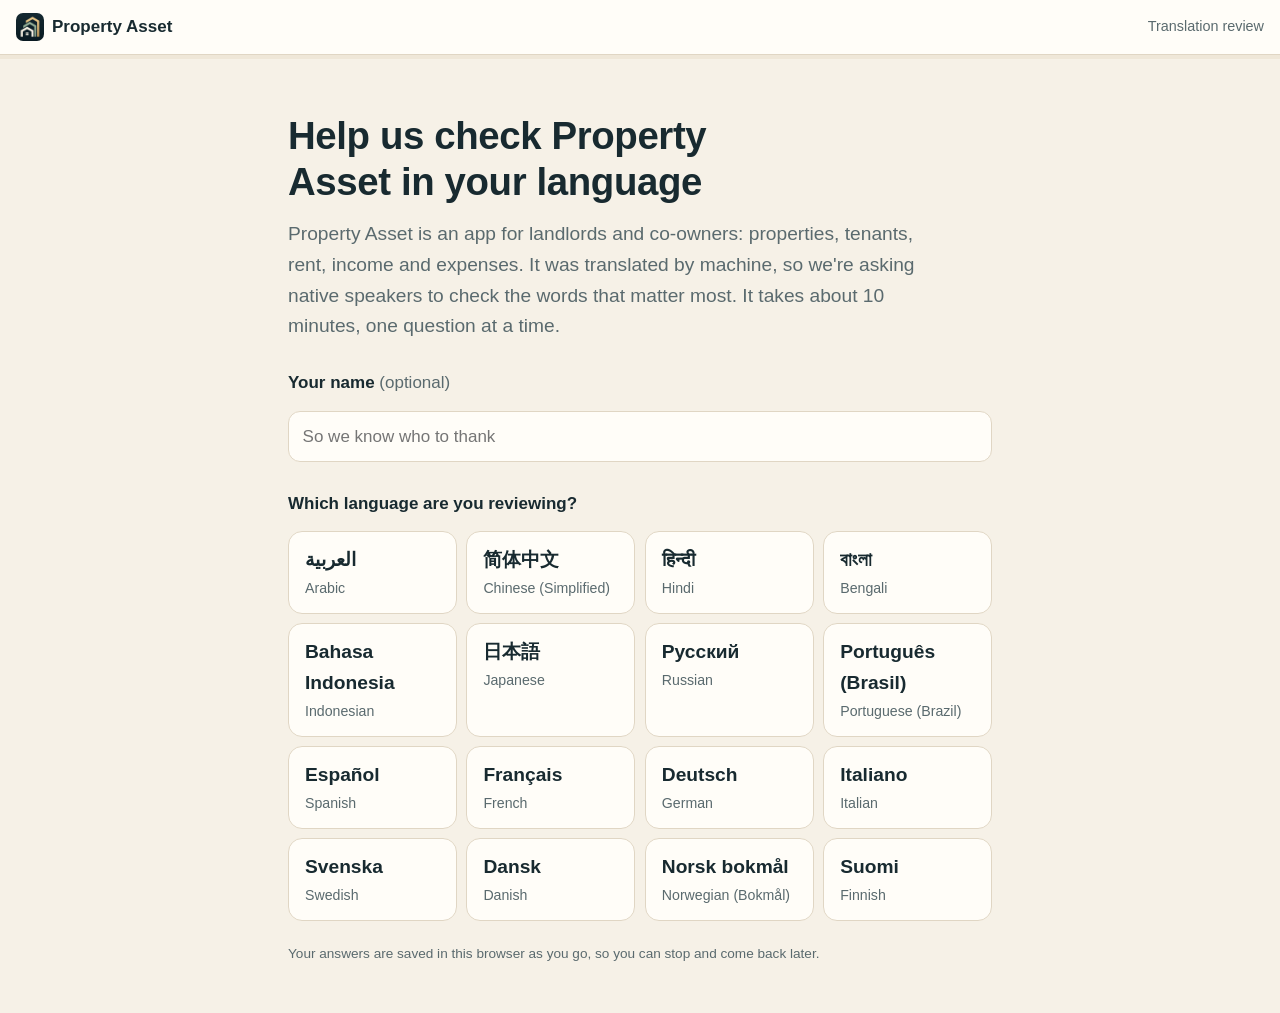
<file: review/index.html>
<!doctype html>
<html lang="en" dir="ltr">
<head>
<meta charset="utf-8">
<meta name="viewport" content="width=device-width, initial-scale=1, viewport-fit=cover">
<meta name="robots" content="noindex, nofollow">
<title>Translation Review · Property Asset</title>
<link rel="icon" type="image/png" href="../assets/images/favicon.png">
<link rel="stylesheet" href="../assets/site.css">
<link rel="stylesheet" href="review.css">
<script src="review.js" defer></script>
</head>
<body>
<header class="bar">
  <span class="brand"><img src="../assets/images/favicon.png" alt="" width="28" height="28"> Property Asset</span>
  <span class="bar-title">Translation review</span>
</header>

<div class="progress" aria-hidden="true"><span id="progress-fill"></span></div>

<main id="app" class="stage" aria-live="polite">
  <!-- Start -->
  <section class="screen" id="screen-start">
    <h1>Help us check Property Asset in your language</h1>
    <p class="lede">Property Asset is an app for landlords and co-owners: properties, tenants, rent, income and
      expenses. It was translated by machine, so we're asking native speakers to check the words that matter most.
      It takes about 10 minutes, one question at a time.</p>
    <label class="field" for="reviewer">Your name <span class="optional">(optional)</span></label>
    <input id="reviewer" type="text" autocomplete="name" placeholder="So we know who to thank">
    <p class="field">Which language are you reviewing?</p>
    <div class="langs" id="langs"></div>
    <p class="fine">Your answers are saved in this browser as you go, so you can stop and come back later.</p>
  </section>

  <!-- One item -->
  <section class="screen" id="screen-item" hidden>
    <p class="step"><span id="item-group"></span> <span id="item-count"></span></p>
    <div class="source">
      <span class="tag" id="item-where"></span>
      <p class="label">English</p>
      <p class="english" id="item-english"></p>
    </div>
    <p class="label">Current translation</p>
    <p class="current" id="item-current"></p>
    <p class="note" id="item-note"></p>

    <div class="choices" role="group" aria-label="Your answer">
      <button type="button" class="choice" data-status="ok"><kbd>1</kbd> Looks right</button>
      <button type="button" class="choice" data-status="change"><kbd>2</kbd> Suggest a change</button>
      <button type="button" class="choice" data-status="unsure"><kbd>3</kbd> Not sure</button>
    </div>

    <div class="edit" id="item-edit" hidden>
      <label class="label" for="suggestion">Your version</label>
      <textarea id="suggestion" rows="3"></textarea>
      <p class="warn" id="placeholder-warn" hidden></p>
    </div>
    <div class="comment" id="item-comment" hidden>
      <label class="label" for="comment">Comment <span class="optional">(optional)</span></label>
      <input id="comment" type="text" placeholder="Why, or what you'd suggest instead">
    </div>

    <div class="nav">
      <button type="button" class="link" id="back">← Back</button>
      <button type="button" class="primary" id="next" disabled>Continue <kbd>Enter ↵</kbd></button>
    </div>
  </section>

  <!-- Anything else -->
  <section class="screen" id="screen-other" hidden>
    <h2>Anything else?</h2>
    <p class="lede">Have a look at the website in your language, with screenshots of the app:
      <a id="site-link" target="_blank" rel="noopener">open it in a new tab</a>. If anything reads wrong, note it here.</p>
    <label class="label" for="other">Other feedback <span class="optional">(optional)</span></label>
    <textarea id="other" rows="6" placeholder="For example: the word for “Dashboard” on the second screenshot sounds too technical."></textarea>
    <div class="nav">
      <button type="button" class="link" id="other-back">← Back</button>
      <button type="button" class="primary" id="other-next">Review and send</button>
    </div>
  </section>

  <!-- Send -->
  <section class="screen" id="screen-send" hidden>
    <h2>Thank you! Last step: send your answers</h2>
    <p class="lede" id="summary"></p>
    <div class="send">
      <div class="send-option">
        <h3>With a GitHub account</h3>
        <p>Opens a new issue with your answers filled in. Press <strong>Submit new issue</strong> there.</p>
        <a class="primary" id="send-github" target="_blank" rel="noopener" href="#">Open a GitHub issue</a>
      </div>
      <div class="send-option">
        <h3>Without one</h3>
        <p>Copy your answers and send them to the person who asked you to review, by email or message.</p>
        <button type="button" class="primary" id="send-copy">Copy answers</button>
      </div>
    </div>
    <p class="status" id="send-status" role="status"></p>
    <details>
      <summary>See your answers as text</summary>
      <textarea id="answers-text" rows="12" readonly></textarea>
    </details>
    <h3>Change an answer</h3>
    <ol class="review-list" id="review-list"></ol>
    <button type="button" class="link" id="restart">Review another language</button>
  </section>

  <noscript><p class="lede">This review needs JavaScript. Please turn it on, or ask for the list by email.</p></noscript>
</main>
</body>
</html>
</file>
<file: assets/site.css>
/* Property Asset website. Colors follow the app icon: deep teal, gold, sage and cream. */
:root {
  --bg: #f6f1e7; --surface: #fffdf8; --surface-2: #efe7d8; --text: #182a30; --muted: #5a6a6e;
  --line: #e0d6c4; --accent: #7a5c2e; --accent-strong: #5f4621; --gold: #c99a5b; --sage: #7f9c86;
  --on-accent: #fffdf8; --shadow: 0 1px 2px rgb(24 42 48 / 6%), 0 12px 32px rgb(24 42 48 / 8%);
  --radius: 18px; color-scheme: light;
}
@media (prefers-color-scheme: dark) {
  :root:not([data-theme="light"]) {
    --bg: #121e22; --surface: #1a2a2f; --surface-2: #213439; --text: #f5efe2; --muted: #a9b5b2;
    --line: #2c4248; --accent: #e3c48a; --accent-strong: #f0d6a4; --gold: #e3c48a; --sage: #9dbaa3;
    --on-accent: #121e22; --shadow: 0 1px 2px rgb(0 0 0 / 30%), 0 12px 32px rgb(0 0 0 / 30%); color-scheme: dark;
  }
}
:root[data-theme="dark"] {
  --bg: #121e22; --surface: #1a2a2f; --surface-2: #213439; --text: #f5efe2; --muted: #a9b5b2;
  --line: #2c4248; --accent: #e3c48a; --accent-strong: #f0d6a4; --gold: #e3c48a; --sage: #9dbaa3;
  --on-accent: #121e22; --shadow: 0 1px 2px rgb(0 0 0 / 30%), 0 12px 32px rgb(0 0 0 / 30%); color-scheme: dark;
}

* { box-sizing: border-box; }
html { -webkit-text-size-adjust: 100%; scroll-behavior: smooth; }
@media (prefers-reduced-motion: reduce) { html { scroll-behavior: auto; } }
body {
  margin: 0; background: var(--bg); color: var(--text);
  font: 17px/1.6 -apple-system, BlinkMacSystemFont, "SF Pro Text", "Segoe UI", Roboto, Helvetica, Arial, sans-serif;
  overflow-wrap: break-word;
}
img { max-width: 100%; height: auto; display: block; }
a { color: var(--accent); text-underline-offset: 2px; }
a:hover { color: var(--accent-strong); }
:focus-visible { outline: 3px solid var(--gold); outline-offset: 2px; border-radius: 4px; }
h1, h2, h3 { line-height: 1.2; letter-spacing: -0.01em; text-wrap: balance; }
h1 { font-size: clamp(2rem, 5vw, 3.25rem); margin: 0 0 1rem; }
h2 { font-size: clamp(1.5rem, 3.4vw, 2.1rem); }
h3 { font-size: 1.1rem; margin: 1.5rem 0 .4rem; }
.wrap { max-width: 72rem; margin: 0 auto; padding: 0 16px; }
@media (min-width: 640px) { .wrap { padding: 0 24px; } }
.narrow { max-width: 46rem; }
.center { text-align: center; }
/* Hidden above the page (not to one side, which scrolls sideways in right-to-left pages) until focused. */
.skip { position: absolute; inset-inline-start: 1rem; top: -999px; background: var(--surface); padding: .5rem 1rem; z-index: 10; }
.skip:focus { top: 1rem; }

/* Header and footer */
.site-header { position: sticky; top: 0; z-index: 5; background: color-mix(in srgb, var(--bg) 88%, transparent);
  backdrop-filter: saturate(1.4) blur(12px); -webkit-backdrop-filter: saturate(1.4) blur(12px); border-bottom: 1px solid var(--line); }
.site-header .wrap { display: flex; align-items: center; gap: 1rem; min-height: 60px; flex-wrap: wrap; }
.brand { display: flex; align-items: center; gap: .6rem; font-weight: 650; color: var(--text); text-decoration: none; margin-inline-end: auto; }
.brand img { border-radius: 8px; }
.site-header nav { display: flex; gap: 1.1rem; flex-wrap: wrap; font-size: .95rem; }
.site-header nav a { color: var(--muted); text-decoration: none; }
.site-header nav a:hover, .site-header nav a[aria-current="page"] { color: var(--text); }
@media (max-width: 520px) { .site-header nav .optional { display: none; } }
.site-footer { border-top: 1px solid var(--line); padding: 2.5rem 0 3rem; color: var(--muted); font-size: .92rem; }
.site-footer nav { display: flex; gap: 1.25rem; flex-wrap: wrap; margin: .75rem 0; }
.site-footer a { color: var(--muted); }
.brand-line { display: flex; align-items: center; gap: .5rem; font-weight: 650; color: var(--text); margin: 0; }
.brand-line img { border-radius: 6px; }
.fine { font-size: .82rem; margin: 0; }

/* Buttons */
.button { display: inline-flex; align-items: center; gap: .5rem; padding: .8rem 1.3rem; border-radius: 999px;
  background: var(--accent); color: var(--on-accent); font-weight: 600; text-decoration: none; border: 1px solid transparent; }
.button:hover { background: var(--accent-strong); color: var(--on-accent); }
.button.secondary { background: transparent; color: var(--text); border-color: var(--line); }
.button.secondary:hover { background: var(--surface-2); color: var(--text); }
.button.disabled { background: var(--surface-2); color: var(--muted); cursor: default; }

/* Hero */
.hero { padding: 3rem 0 4rem; background:
  radial-gradient(60rem 30rem at 85% 0%, color-mix(in srgb, var(--gold) 18%, transparent), transparent 70%),
  radial-gradient(40rem 24rem at 0% 100%, color-mix(in srgb, var(--sage) 16%, transparent), transparent 70%); }
.hero-grid { display: grid; gap: 3rem; align-items: center; }
@media (min-width: 880px) { .hero-grid { grid-template-columns: 1.15fr .85fr; } .hero { padding: 5rem 0 6rem; } }
.hero-icon { width: 88px; height: 88px; border-radius: 22px; box-shadow: var(--shadow); margin-bottom: 1.5rem; }
.lede { font-size: 1.2rem; color: var(--muted); max-width: 36rem; }
.cta { display: flex; gap: .75rem; flex-wrap: wrap; margin: 1.75rem 0 1rem; }
.platforms { color: var(--muted); font-size: .92rem; margin: 0; }
.hero-shot { justify-self: center; width: min(320px, 80vw); }

/* Phone frame around screenshots */
.phone { border-radius: 42px; padding: 10px; background: #0d1518; box-shadow: var(--shadow), inset 0 0 0 1px rgb(255 255 255 / 8%); }
.phone img { border-radius: 33px; aspect-ratio: 719 / 1560; width: 100%; }

/* iPad frame and Mac window around landscape iPad captures */
.ipad { border-radius: clamp(14px, 2.4vw, 30px); padding: clamp(6px, 1.1vw, 13px); background: #0d1518;
  box-shadow: var(--shadow), inset 0 0 0 1px rgb(255 255 255 / 8%); }
.ipad img { border-radius: clamp(8px, 1.4vw, 18px); aspect-ratio: 1600 / 1103; width: 100%; }
.mac { border-radius: 12px; overflow: hidden; background: var(--surface); border: 1px solid var(--line); box-shadow: var(--shadow); }
.mac-bar { height: 30px; display: flex; align-items: center; gap: 7px; padding: 0 12px; background: var(--surface-2); border-bottom: 1px solid var(--line); }
.mac-bar i { width: 11px; height: 11px; border-radius: 50%; }
.mac-bar i:nth-child(1) { background: #ee6a5f; } .mac-bar i:nth-child(2) { background: #f5bd4f; } .mac-bar i:nth-child(3) { background: #61c454; }
.mac-bar span { margin: 0 auto; transform: translateX(-20px); font-size: .75rem; font-weight: 600; color: var(--muted); }
.mac-screen { aspect-ratio: 1600 / 1065; overflow: hidden; }
.mac-screen img { width: 100%; height: 100%; object-fit: cover; object-position: bottom; }
.split-devices { display: grid; gap: 2.5rem; align-items: center; }
.split-devices .section-lede { margin-bottom: 1.25rem; }
/* The device collage (and the Mac window's controls) keep their left-to-right layout in right-to-left languages. */
.devices, .mac { direction: ltr; }
.devices { display: grid; gap: 1.5rem; }
@media (min-width: 900px) {
  .split-devices { grid-template-columns: 1fr 1.6fr; gap: 3rem; }
  .devices { display: block; position: relative; padding-bottom: 12%; }
  .devices .mac { position: absolute; width: 58%; left: -6%; bottom: 0; }
}

/* Sections */
.section { padding: 4.5rem 0; }
.section.alt { background: var(--surface-2); }
.section-title { margin: 0 0 .75rem; }
.section-lede { color: var(--muted); font-size: 1.1rem; max-width: 44rem; margin: 0 0 2.5rem; }
.features { display: grid; gap: 1rem; grid-template-columns: repeat(auto-fill, minmax(min(100%, 15.5rem), 1fr)); }
.feature { background: var(--surface); border: 1px solid var(--line); border-radius: var(--radius); padding: 1.4rem 1.4rem 1.2rem; }
.feature h3 { margin: .6rem 0 .35rem; }
.feature p { margin: 0; color: var(--muted); font-size: .97rem; }
.feature-icon { display: inline-grid; place-items: center; width: 48px; height: 48px; border-radius: 14px;
  color: var(--accent); background: color-mix(in srgb, var(--gold) 16%, transparent); }
.gallery { display: grid; gap: 2rem; grid-template-columns: repeat(auto-fit, minmax(min(100%, 15rem), 1fr)); margin-top: 2rem; }
.gallery figure { margin: 0; max-width: 300px; justify-self: center; width: 100%; }
.gallery figcaption { text-align: center; color: var(--muted); margin-top: 1rem; font-size: .95rem; }
.split { display: grid; gap: 2.5rem; align-items: center; }
@media (min-width: 800px) { .split { grid-template-columns: 1.3fr 1fr; } }
.checks { list-style: none; padding: 0; margin: 1.25rem 0; }
.checks li { padding-inline-start: 2rem; position: relative; margin: .7rem 0; }
.checks li::before { content: "✓"; position: absolute; inset-inline-start: 0; top: 0; width: 1.4rem; height: 1.4rem; border-radius: 50%;
  background: color-mix(in srgb, var(--sage) 30%, transparent); color: var(--text); font-size: .8rem; display: grid; place-items: center; font-weight: 700; }
.price-card { background: var(--surface); border: 1px solid var(--line); border-radius: var(--radius); padding: 2rem; box-shadow: var(--shadow); }
.price-label { margin: 0; color: var(--muted); text-transform: uppercase; letter-spacing: .08em; font-size: .8rem; font-weight: 600; }
.price { font-size: 3rem; font-weight: 700; margin: .25rem 0 .5rem; color: var(--accent); line-height: 1; }
details { background: var(--surface); border: 1px solid var(--line); border-radius: 14px; padding: 0 1.2rem; margin: .75rem 0; }
summary { cursor: pointer; padding: 1rem 0; font-weight: 600; }
details p { margin: 0 0 1rem; color: var(--muted); }

/* Content pages (support, legal) */
.page { padding: 3rem 0 4rem; }
.page h2 { font-size: 1.4rem; margin: 2.5rem 0 .5rem; }
.contact { background: var(--surface); border: 1px solid var(--line); border-radius: var(--radius); padding: 1.25rem 1.4rem; margin: 1.5rem 0; }
.contact p { margin: .25rem 0; }
.legal blockquote { margin: 1.25rem 0; padding: .9rem 1.1rem; background: var(--surface); border-inline-start: 4px solid var(--gold); border-radius: 10px; }
.legal blockquote p { margin: 0; }
.table { overflow-x: auto; margin: 1rem 0; border: 1px solid var(--line); border-radius: 12px; background: var(--surface); }
table { border-collapse: collapse; width: 100%; font-size: .94rem; }
th, td { text-align: start; vertical-align: top; padding: .6rem .75rem; border-bottom: 1px solid var(--line); }
tr:last-child td { border-bottom: 0; }
th { background: var(--surface-2); }
hr { border: 0; border-top: 1px solid var(--line); margin: 2rem 0; }
.toc { background: var(--surface); border: 1px solid var(--line); border-radius: 14px; padding: .75rem 1.2rem; margin: 1.5rem 0 2rem; font-size: .95rem; }
.toc ol { margin: .5rem 0; padding-inline-start: 1.3rem; columns: 2 16rem; }

/* Language menu (a <details> disclosure, so it works without JavaScript) */
.lang-menu { position: relative; }
.lang-menu summary { list-style: none; display: flex; align-items: center; gap: .3rem; cursor: pointer;
  color: var(--muted); font-size: .9rem; min-height: 44px; padding: 0 .2rem; border-radius: 8px; }
.lang-menu summary::-webkit-details-marker { display: none; }
.lang-menu summary:hover, .lang-menu[open] summary { color: var(--text); }
.lang-menu summary:focus-visible { outline: 2px solid var(--accent); outline-offset: 2px; }
.lang-menu summary::after { content: ""; width: .4em; height: .4em; border: solid currentColor; border-width: 0 1.5px 1.5px 0;
  transform: rotate(45deg) translateY(-2px); margin-inline-start: .1rem; }
.lang-menu ul { position: absolute; inset-inline-end: 0; top: calc(100% + .25rem); z-index: 10; min-width: 12rem; margin: 0; padding: .35rem;
  list-style: none; background: var(--surface); border: 1px solid var(--line); border-radius: 12px; box-shadow: var(--shadow); }
.site-header .lang-menu ul a { display: block; padding: .55rem .75rem; border-radius: 8px; color: var(--text); }
.site-header .lang-menu ul a:hover { background: var(--surface-2); }
.site-header .lang-menu ul a[aria-current="true"] { color: var(--accent); font-weight: 600; }
.site-header .lang-menu ul a[aria-current="true"]::after { content: " ✓"; }
.site-header nav { align-items: center; }
.notice { background: var(--surface-2); border-radius: 12px; padding: .75rem 1rem; color: var(--muted); }
</file>
<file: review/review.css>
/* Translation review: one question at a time, on the site's colors (assets/site.css tokens). */
body { min-height: 100vh; display: flex; flex-direction: column; }
[hidden] { display: none !important; }

.bar { display: flex; align-items: center; justify-content: space-between; gap: 1rem;
  padding-block: calc(.8rem + env(safe-area-inset-top, 0px)) .8rem;
  padding-left: max(16px, env(safe-area-inset-left, 0px)); padding-right: max(16px, env(safe-area-inset-right, 0px));
  border-bottom: 1px solid var(--line); background: var(--surface); }
.brand { display: flex; align-items: center; gap: .5rem; font-weight: 650; }
.brand img { border-radius: 7px; }
.bar-title { color: var(--muted); font-size: .9rem; }

.progress { height: 4px; background: var(--surface-2); }
.progress span { display: block; height: 100%; width: 0; background: var(--gold); transition: width .3s ease; }

.stage { flex: 1; width: 100%; max-width: 46rem; margin: 0 auto;
  padding-block: clamp(1.5rem, 6vh, 4rem) calc(3rem + env(safe-area-inset-bottom, 0px));
  padding-left: max(16px, env(safe-area-inset-left, 0px)); padding-right: max(16px, env(safe-area-inset-right, 0px)); }
.screen { display: flex; flex-direction: column; gap: .9rem; animation: rise .25s ease both; }
@keyframes rise { from { opacity: .4; transform: translateY(8px); } }
@media (prefers-reduced-motion: reduce) { .screen { animation: none; } .progress span { transition: none; } }

h1 { font-size: clamp(1.7rem, 4.5vw, 2.4rem); margin: 0; }
h2 { margin: 0; }
h3 { margin: 0 0 .3rem; }
.lede { color: var(--muted); margin: 0; max-width: 62ch; }
.fine { color: var(--muted); font-size: .85rem; margin: .5rem 0 0; }
.optional { color: var(--muted); font-weight: 400; }
.field { font-weight: 600; margin: .8rem 0 0; }

input[type="text"], textarea { width: 100%; font: inherit; color: var(--text); background: var(--surface);
  border: 1px solid var(--line); border-radius: 12px; padding: .7rem .85rem; }
textarea { resize: vertical; line-height: 1.5; }
input:focus, textarea:focus { outline: 3px solid var(--gold); outline-offset: 1px; border-color: transparent; }

.langs { display: grid; grid-template-columns: repeat(auto-fill, minmax(10.5rem, 1fr)); gap: .6rem; }
.lang-btn { display: flex; flex-direction: column; align-items: flex-start; gap: .1rem; text-align: start;
  font: inherit; color: var(--text); background: var(--surface); border: 1px solid var(--line);
  border-radius: 14px; padding: .8rem 1rem; cursor: pointer; }
.lang-btn:hover { border-color: var(--accent); }
.lang-btn .native { font-size: 1.2rem; font-weight: 600; }
.lang-btn small { color: var(--muted); }
.lang-btn .resume { color: var(--accent); font-size: .78rem; font-weight: 600; }

.step { color: var(--accent); font-weight: 600; font-size: .85rem; letter-spacing: .04em; text-transform: uppercase; margin: 0; }
.source { position: relative; background: var(--surface-2); border-radius: 14px; padding: .9rem 1rem; }
.tag { position: absolute; top: .8rem; inset-inline-end: .9rem; font-size: .7rem; font-weight: 600; letter-spacing: .05em;
  text-transform: uppercase; color: var(--muted); }
.label { font-size: .78rem; font-weight: 600; letter-spacing: .05em; text-transform: uppercase; color: var(--muted); margin: 0; }
.english { font-family: ui-monospace, "SF Mono", Menlo, monospace; font-size: 1rem; margin: .25rem 0 0; overflow-wrap: anywhere; }
.current { font-size: clamp(1.35rem, 3.6vw, 1.75rem); line-height: 1.4; margin: 0; white-space: pre-line; overflow-wrap: anywhere; }
.note { background: var(--surface); border: 1px solid var(--line); border-radius: 12px; padding: .7rem .9rem; margin: 0; }
.note:empty { display: none; }

.choices { display: flex; flex-wrap: wrap; gap: .6rem; margin-top: .3rem; }
.choice { flex: 1 1 10rem; font: inherit; font-weight: 600; color: var(--text); background: var(--surface);
  border: 2px solid var(--line); border-radius: 14px; padding: .85rem 1rem; cursor: pointer; text-align: start; }
.choice:hover { border-color: var(--accent); }
.choice[aria-pressed="true"] { border-color: var(--accent); background: var(--surface-2); }
kbd { font: 600 .72rem ui-monospace, Menlo, monospace; border: 1px solid var(--line); border-radius: 5px;
  padding: .05rem .35rem; margin-inline-end: .35rem; color: var(--muted); }
.primary kbd { border-color: currentColor; color: inherit; opacity: .7; margin: 0 0 0 .4rem; }
@media (hover: none) { kbd { display: none; } }
.warn { color: #b4451f; margin: 0; font-size: .9rem; }

.nav { display: flex; justify-content: space-between; align-items: center; gap: 1rem; margin-top: .8rem; }
.primary { display: inline-flex; align-items: center; justify-content: center; font: inherit; font-weight: 600;
  color: var(--on-accent); background: var(--accent); border: 0; border-radius: 999px; padding: .75rem 1.4rem;
  cursor: pointer; text-decoration: none; }
.primary:hover { background: var(--accent-strong); color: var(--on-accent); }
.primary:disabled { opacity: .45; cursor: default; }
.link { font: inherit; color: var(--accent); background: none; border: 0; padding: .4rem 0; cursor: pointer; }
.link:disabled { visibility: hidden; }

.send { display: grid; grid-template-columns: repeat(auto-fit, minmax(16rem, 1fr)); gap: .8rem; }
.send-option { background: var(--surface); border: 1px solid var(--line); border-radius: 16px; padding: 1rem 1.1rem;
  display: flex; flex-direction: column; gap: .5rem; align-items: flex-start; min-width: 0; }
.send-option p { margin: 0; color: var(--muted); }
.status { min-height: 1.5em; margin: 0; color: var(--accent); font-weight: 600; }
details summary { cursor: pointer; color: var(--accent); }
details textarea { margin-top: .6rem; font: .85rem/1.5 ui-monospace, Menlo, monospace; }

.review-list { list-style: none; padding: 0; margin: 0; display: flex; flex-direction: column; gap: .35rem; }
.review-list button { width: 100%; display: flex; justify-content: space-between; gap: 1rem; text-align: start; font: inherit;
  color: var(--text); background: var(--surface); border: 1px solid var(--line); border-radius: 10px; padding: .55rem .8rem; cursor: pointer; }
.review-list button:hover { border-color: var(--accent); }
.review-list .key { font-family: ui-monospace, Menlo, monospace; font-size: .85rem; overflow-wrap: anywhere; min-width: 0; }
.pill { flex: none; font-size: .75rem; font-weight: 600; border-radius: 999px; padding: .1rem .55rem; background: var(--surface-2); }
.pill.change { background: var(--gold); color: #182a30; }
.pill.unsure { background: var(--sage); color: #182a30; }
</file>
